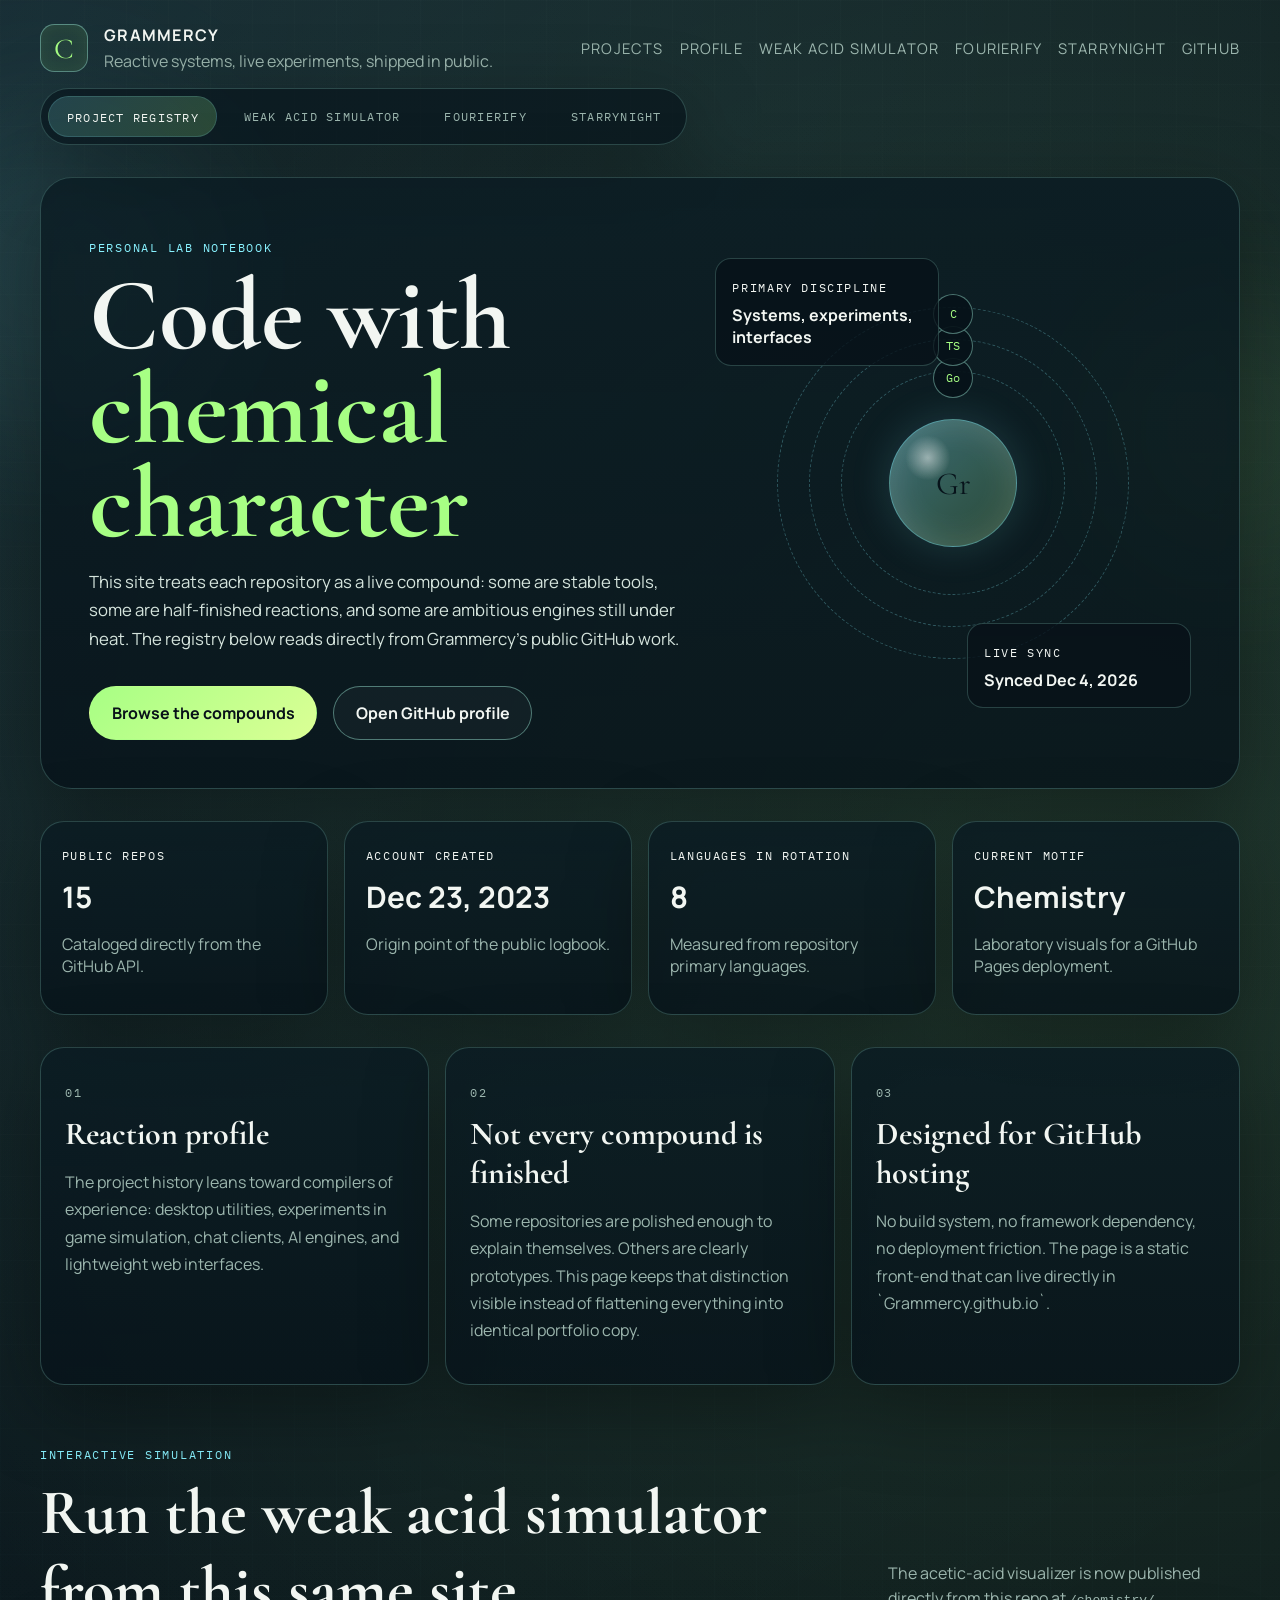
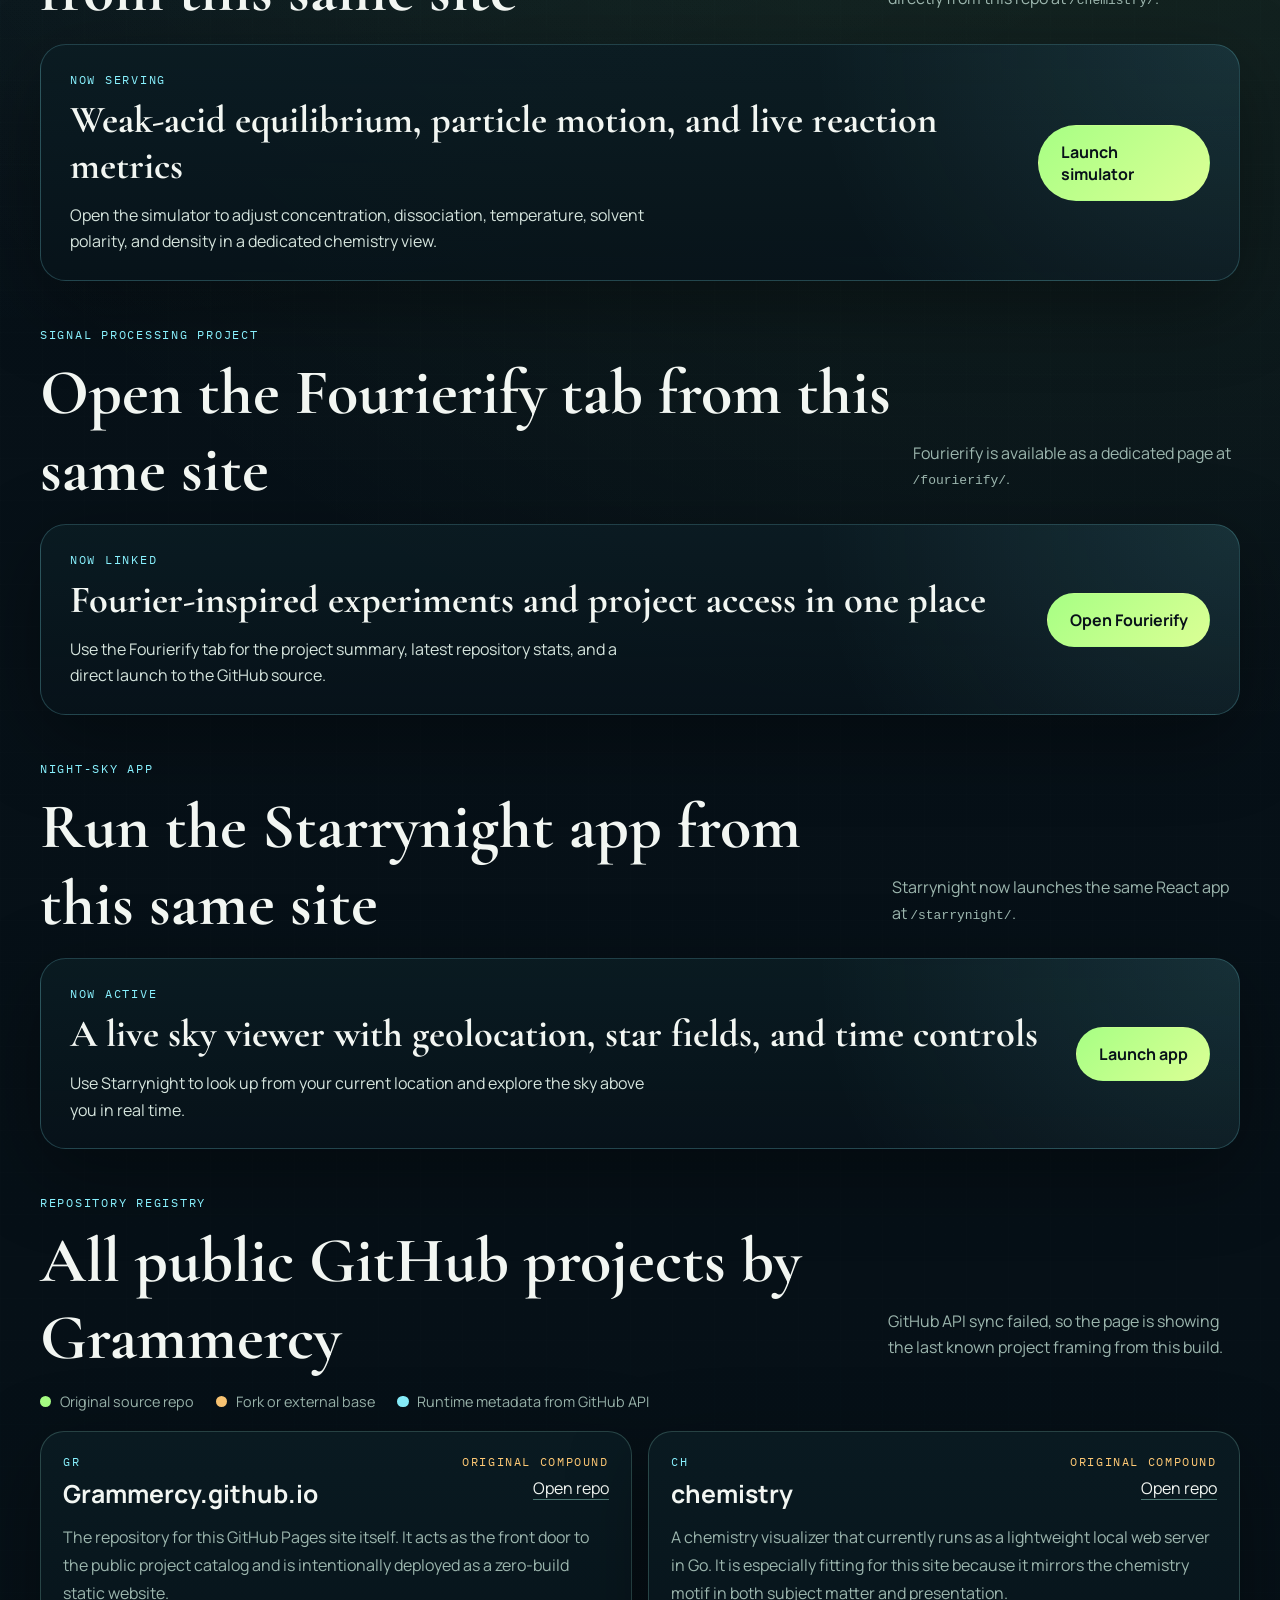
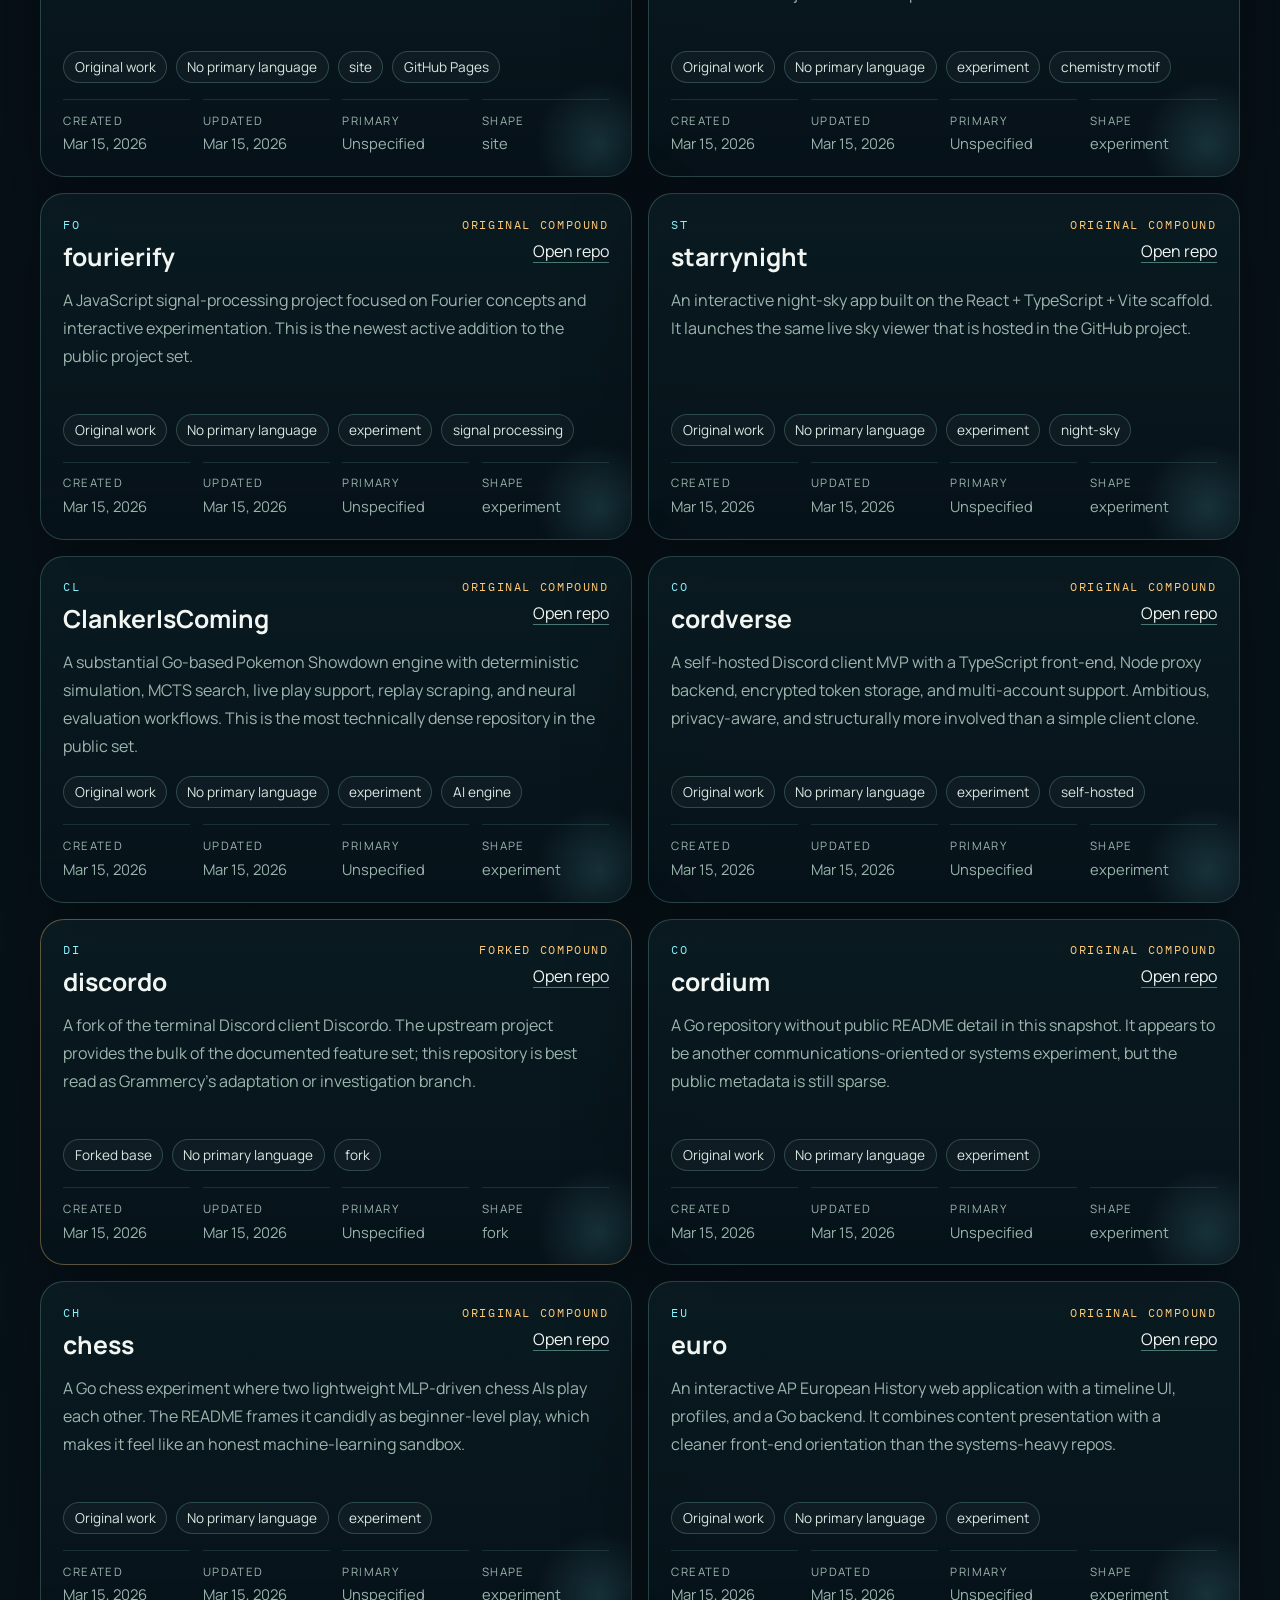
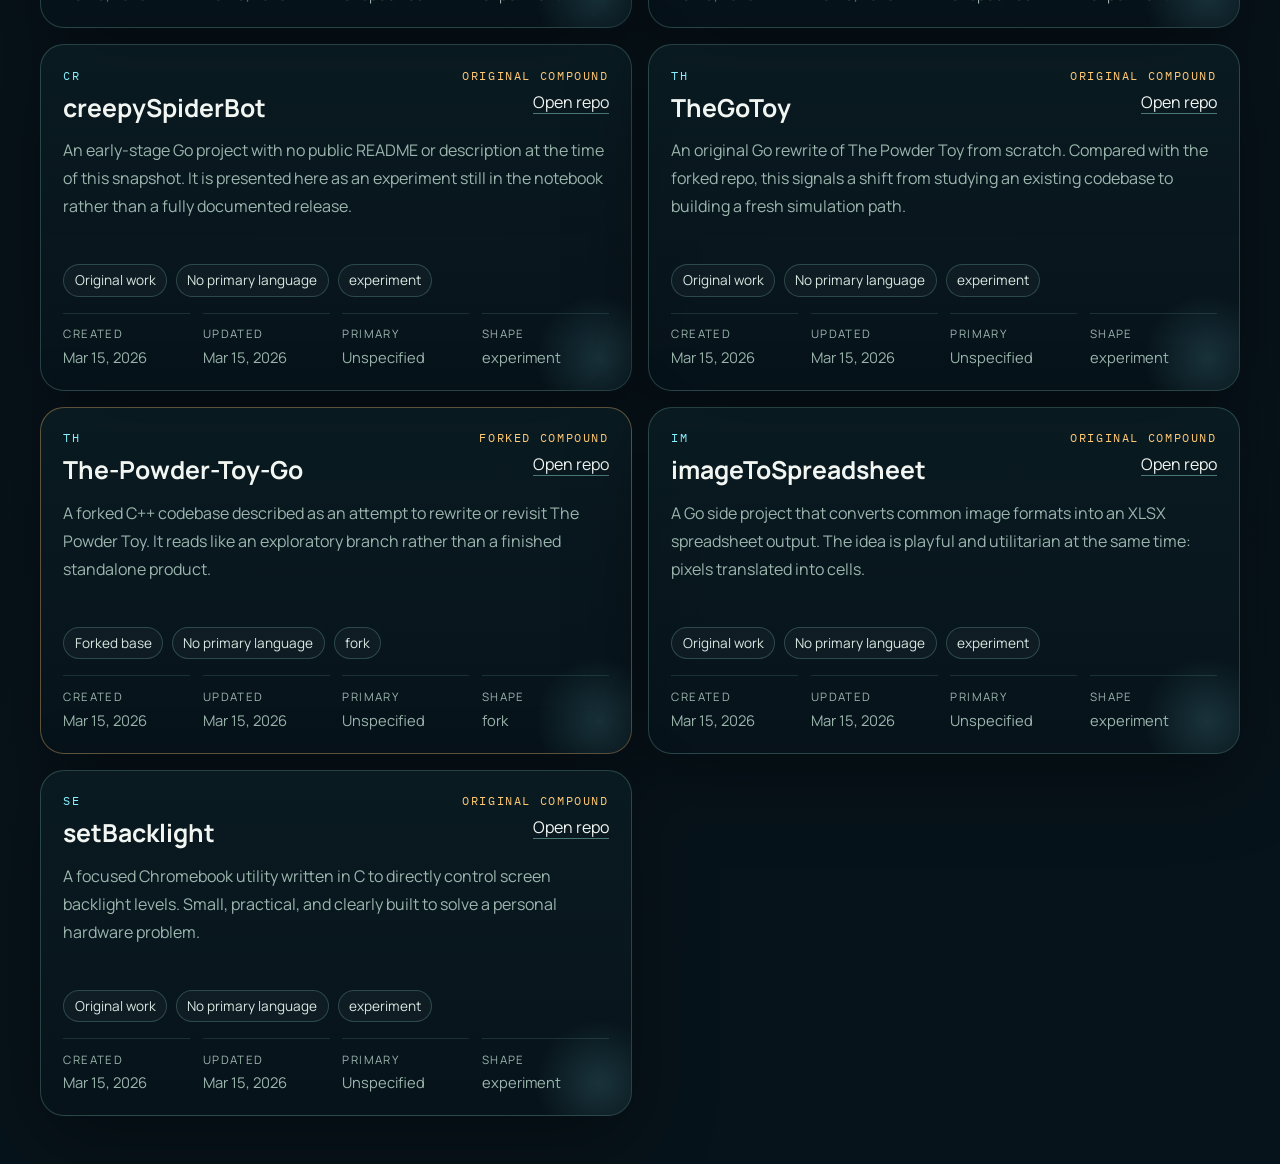
<file: index.html>
<!DOCTYPE html>
<html lang="en">
  <head>
    <meta charset="UTF-8" />
    <meta name="viewport" content="width=device-width, initial-scale=1.0" />
    <title>Grammercy | Reactive Systems</title>
    <meta
      name="description"
      content="A chemistry-inflected personal site for Grammercy, featuring a live catalog of public GitHub projects and featured project pages."
    />
    <link rel="preconnect" href="https://fonts.googleapis.com" />
    <link rel="preconnect" href="https://fonts.gstatic.com" crossorigin />
    <link
      href="https://fonts.googleapis.com/css2?family=Cormorant+Garamond:wght@500;600;700&family=IBM+Plex+Mono:wght@400;500;600&family=Manrope:wght@400;500;600;700;800&display=swap"
      rel="stylesheet"
    />
    <link rel="stylesheet" href="./styles.css" />
  </head>
  <body>
    <div class="page-shell" data-transition-shell>
      <div class="ambient ambient-a"></div>
      <div class="ambient ambient-b"></div>
      <div class="grid-overlay"></div>

      <header class="hero">
        <nav class="topbar" aria-label="Primary">
          <a class="brand" href="#top">
            <span class="brand-mark">C</span>
            <span class="brand-copy">
              <strong>Grammercy</strong>
              <span>Reactive systems, live experiments, shipped in public.</span>
            </span>
          </a>
          <div class="nav-links">
            <a href="#projects">Projects</a>
            <a href="#profile">Profile</a>
            <a href="./chemistry/">Weak Acid Simulator</a>
            <a href="./fourierify/">Fourierify</a>
            <a href="./starrynight/">Starrynight</a>
            <a href="https://github.com/Grammercy" target="_blank" rel="noreferrer">GitHub</a>
          </div>
        </nav>

        <div class="site-tabs" role="tablist" aria-label="Site sections">
          <a class="site-tab is-active" href="./" aria-current="page">Project Registry</a>
          <a class="site-tab" href="./chemistry/">Weak Acid Simulator</a>
          <a class="site-tab" href="./fourierify/">Fourierify</a>
          <a class="site-tab" href="./starrynight/">Starrynight</a>
        </div>

        <section class="hero-panel" id="top">
          <div class="hero-copy">
            <p class="eyebrow">Personal Lab Notebook</p>
            <h1>
              Code with
              <span>chemical character</span>
            </h1>
            <p class="lede">
              This site treats each repository as a live compound: some are stable tools,
              some are half-finished reactions, and some are ambitious engines still under
              heat. The registry below reads directly from Grammercy’s public GitHub work.
            </p>
            <div class="hero-actions">
              <a class="button button-primary" href="#projects">Browse the compounds</a>
              <a
                class="button button-secondary"
                href="https://github.com/Grammercy"
                target="_blank"
                rel="noreferrer"
              >
                Open GitHub profile
              </a>
            </div>
          </div>

          <div class="hero-visual" aria-hidden="true">
            <div class="atom atom-core">Gr</div>
            <div class="orbit orbit-one"><span>Go</span></div>
            <div class="orbit orbit-two"><span>TS</span></div>
            <div class="orbit orbit-three"><span>C</span></div>
            <div class="float-card fc-one">
              <span class="float-label">Primary discipline</span>
              <strong>Systems, experiments, interfaces</strong>
            </div>
            <div class="float-card fc-two">
              <span class="float-label">Live sync</span>
              <strong id="sync-stamp">Querying GitHub…</strong>
            </div>
          </div>
        </section>
      </header>

      <main>
        <section class="metrics" id="profile" aria-label="Profile metrics">
          <article class="metric-card">
            <span class="metric-kicker">Public repos</span>
            <strong id="repo-count">--</strong>
            <p>Cataloged directly from the GitHub API.</p>
          </article>
          <article class="metric-card">
            <span class="metric-kicker">Account created</span>
            <strong id="created-at">--</strong>
            <p>Origin point of the public logbook.</p>
          </article>
          <article class="metric-card">
            <span class="metric-kicker">Languages in rotation</span>
            <strong id="language-count">--</strong>
            <p>Measured from repository primary languages.</p>
          </article>
          <article class="metric-card">
            <span class="metric-kicker">Current motif</span>
            <strong>Chemistry</strong>
            <p>Laboratory visuals for a GitHub Pages deployment.</p>
          </article>
        </section>

        <section class="story-grid" aria-label="Focus areas">
          <article class="story-card">
            <p class="story-index">01</p>
            <h2>Reaction profile</h2>
            <p>
              The project history leans toward compilers of experience: desktop utilities,
              experiments in game simulation, chat clients, AI engines, and lightweight web
              interfaces.
            </p>
          </article>
          <article class="story-card">
            <p class="story-index">02</p>
            <h2>Not every compound is finished</h2>
            <p>
              Some repositories are polished enough to explain themselves. Others are clearly
              prototypes. This page keeps that distinction visible instead of flattening
              everything into identical portfolio copy.
            </p>
          </article>
          <article class="story-card">
            <p class="story-index">03</p>
            <h2>Designed for GitHub hosting</h2>
            <p>
              No build system, no framework dependency, no deployment friction. The page is a
              static front-end that can live directly in `Grammercy.github.io`.
            </p>
          </article>
        </section>

        <section class="simulator-promo" aria-label="Weak acid simulator">
          <div class="section-heading">
            <div>
              <p class="eyebrow">Interactive Simulation</p>
              <h2>Run the weak acid simulator from this same site</h2>
            </div>
            <p class="section-note">
              The acetic-acid visualizer is now published directly from this repo at
              <code>/chemistry/</code>.
            </p>
          </div>

          <article class="simulator-card">
            <div>
              <p class="simulator-kicker">Now serving</p>
              <h3>Weak-acid equilibrium, particle motion, and live reaction metrics</h3>
              <p>
                Open the simulator to adjust concentration, dissociation, temperature,
                solvent polarity, and density in a dedicated chemistry view.
              </p>
            </div>
            <a class="button button-primary" href="./chemistry/">Launch simulator</a>
          </article>
        </section>

        <section class="simulator-promo" aria-label="Fourierify project">
          <div class="section-heading">
            <div>
              <p class="eyebrow">Signal Processing Project</p>
              <h2>Open the Fourierify tab from this same site</h2>
            </div>
            <p class="section-note">
              Fourierify is available as a dedicated page at
              <code>/fourierify/</code>.
            </p>
          </div>

          <article class="simulator-card">
            <div>
              <p class="simulator-kicker">Now linked</p>
              <h3>Fourier-inspired experiments and project access in one place</h3>
              <p>
                Use the Fourierify tab for the project summary, latest repository
                stats, and a direct launch to the GitHub source.
              </p>
            </div>
            <a class="button button-primary" href="./fourierify/">Open Fourierify</a>
          </article>
        </section>

        <section class="simulator-promo" aria-label="Starrynight project">
          <div class="section-heading">
            <div>
              <p class="eyebrow">Night-sky App</p>
              <h2>Run the Starrynight app from this same site</h2>
            </div>
            <p class="section-note">
              Starrynight now launches the same React app at <code>/starrynight/</code>.
            </p>
          </div>

          <article class="simulator-card">
            <div>
              <p class="simulator-kicker">Now active</p>
              <h3>A live sky viewer with geolocation, star fields, and time controls</h3>
              <p>
                Use Starrynight to look up from your current location and explore the sky
                above you in real time.
              </p>
            </div>
            <a class="button button-primary" href="./starrynight/">Launch app</a>
          </article>
        </section>

        <section class="projects-section" id="projects">
          <div class="section-heading">
            <div>
              <p class="eyebrow">Repository Registry</p>
              <h2>All public GitHub projects by Grammercy</h2>
            </div>
            <p class="section-note" id="registry-note">
              Loading repository data from GitHub.
            </p>
          </div>

          <div class="legend" aria-label="Legend">
            <span><i class="dot dot-source"></i> Original source repo</span>
            <span><i class="dot dot-fork"></i> Fork or external base</span>
            <span><i class="dot dot-live"></i> Runtime metadata from GitHub API</span>
          </div>

          <div id="projects-grid" class="projects-grid" aria-live="polite">
            <article class="project-card loading-card">
              <p>Preparing the registry…</p>
            </article>
          </div>
        </section>
      </main>
    </div>

    <template id="project-card-template">
      <article class="project-card">
        <div class="project-topline">
          <span class="project-formula"></span>
          <span class="project-state"></span>
        </div>
        <div class="project-heading">
          <h3></h3>
          <a class="project-link" target="_blank" rel="noreferrer">Open repo</a>
        </div>
        <p class="project-description"></p>
        <div class="project-tags"></div>
        <dl class="project-meta">
          <div>
            <dt>Created</dt>
            <dd class="meta-created"></dd>
          </div>
          <div>
            <dt>Updated</dt>
            <dd class="meta-updated"></dd>
          </div>
          <div>
            <dt>Primary</dt>
            <dd class="meta-language"></dd>
          </div>
          <div>
            <dt>Shape</dt>
            <dd class="meta-kind"></dd>
          </div>
        </dl>
      </article>
    </template>

    <script src="./page-transition.js"></script>
    <script src="./script.js"></script>
  </body>
</html>
</file>
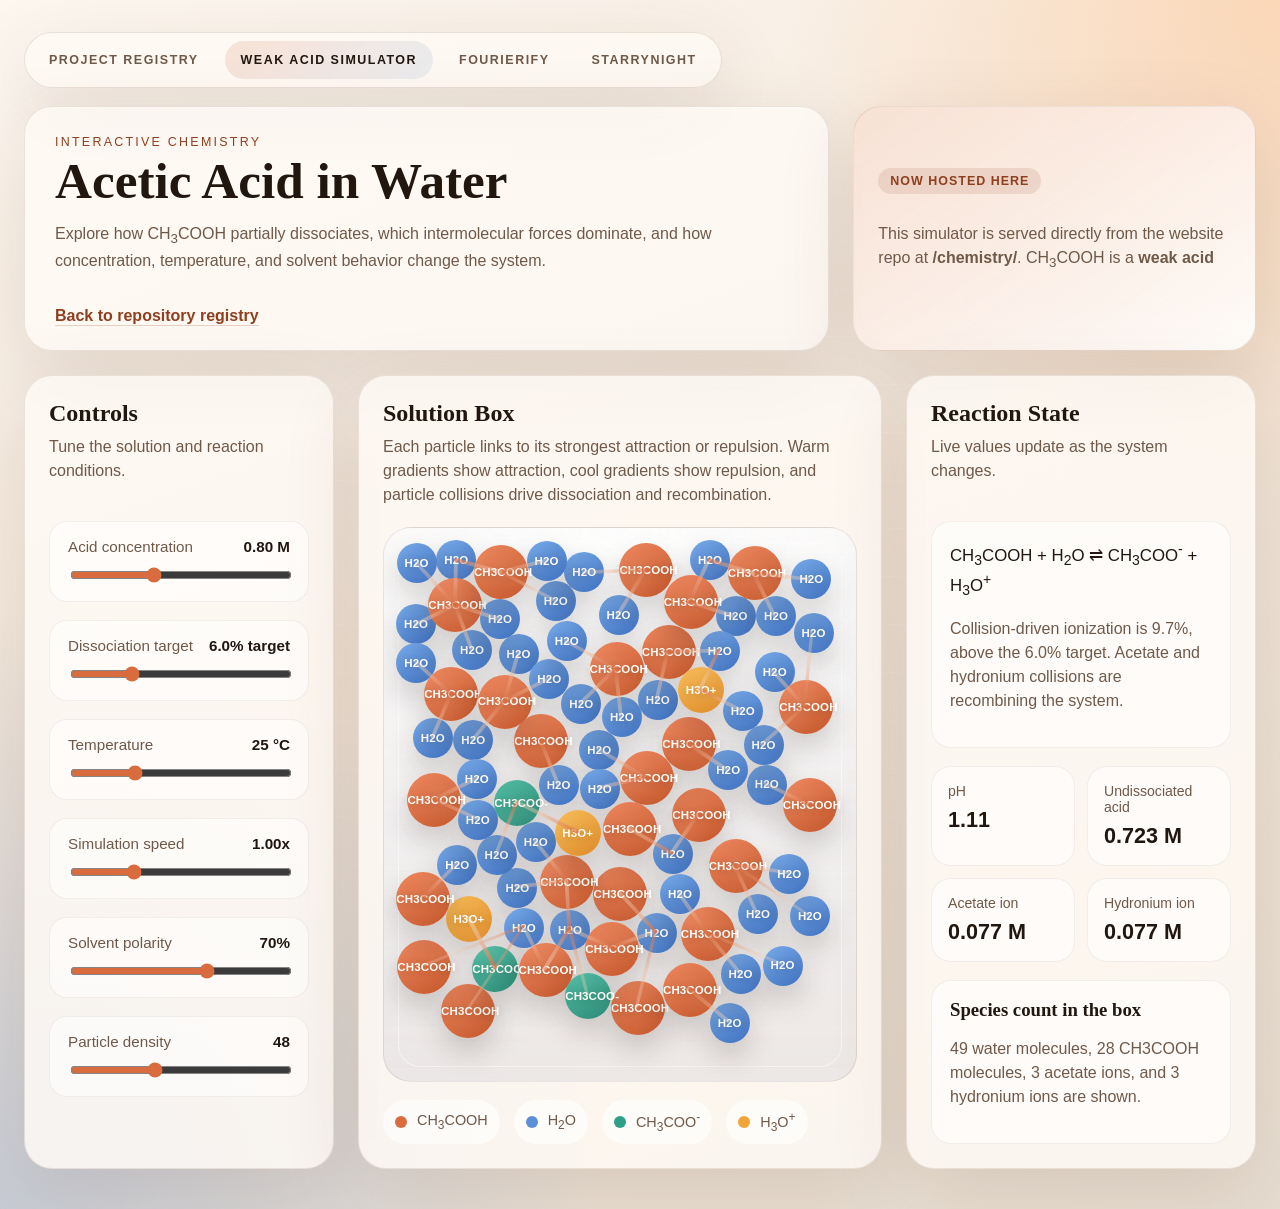
<file: chemistry/index.html>
<!DOCTYPE html>
<html lang="en">
  <head>
    <meta charset="UTF-8" />
    <meta name="viewport" content="width=device-width, initial-scale=1.0" />
    <title>Grammercy Weak Acid Simulator</title>
    <meta
      name="description"
      content="Interactive weak acid simulator for acetic acid served from the Grammercy site."
    />
    <link rel="stylesheet" href="./styles.css" />
  </head>
  <body>
    <div class="app-shell" data-transition-shell>
      <nav class="site-tabs" aria-label="Site sections">
        <a class="site-tab" href="../">Project Registry</a>
        <a class="site-tab is-active" href="./" aria-current="page">Weak Acid Simulator</a>
        <a class="site-tab" href="../fourierify/">Fourierify</a>
        <a class="site-tab" href="../starrynight/">Starrynight</a>
      </nav>

      <header class="hero">
        <div class="hero-copy">
          <p class="eyebrow">Interactive Chemistry</p>
          <h1>Acetic Acid in Water</h1>
          <p class="lede">
            Explore how CH<sub>3</sub>COOH partially dissociates, which
            intermolecular forces dominate, and how concentration, temperature,
            and solvent behavior change the system.
          </p>
          <a class="hero-link" href="../#projects">Back to repository registry</a>
        </div>
        <div class="hero-note">
          <span class="note-label">Now hosted here</span>
          <p>
            This simulator is served directly from the website repo at
            <strong>/chemistry/</strong>. CH<sub>3</sub>COOH is a
            <strong>weak acid</strong>
          </p>
        </div>
      </header>

      <main class="dashboard">
        <section class="panel controls">
          <div class="panel-heading">
            <h2>Controls</h2>
            <p>Tune the solution and reaction conditions.</p>
          </div>

          <label class="control">
            <span class="control-top">
              <span>Acid concentration</span>
              <strong id="concentration-value">0.80 M</strong>
            </span>
            <input
              id="concentration"
              type="range"
              min="0.1"
              max="2.0"
              step="0.05"
              value="0.8"
            />
          </label>

          <label class="control">
            <span class="control-top">
              <span>Dissociation target</span>
              <strong id="dissociation-value">6.0% target</strong>
            </span>
            <input
              id="dissociation"
              type="range"
              min="1"
              max="20"
              step="0.5"
              value="6"
            />
          </label>

          <label class="control">
            <span class="control-top">
              <span>Temperature</span>
              <strong id="temperature-value">25 °C</strong>
            </span>
            <input
              id="temperature"
              type="range"
              min="0"
              max="90"
              step="1"
              value="25"
            />
          </label>

          <label class="control">
            <span class="control-top">
              <span>Simulation speed</span>
              <strong id="speed-value">1.0x</strong>
            </span>
            <input
              id="speed"
              type="range"
              min="0.25"
              max="3"
              step="0.05"
              value="1"
            />
          </label>

          <label class="control">
            <span class="control-top">
              <span>Solvent polarity</span>
              <strong id="polarity-value">70%</strong>
            </span>
            <input
              id="polarity"
              type="range"
              min="20"
              max="100"
              step="1"
              value="70"
            />
          </label>

          <label class="control">
            <span class="control-top">
              <span>Particle density</span>
              <strong id="density-value">48</strong>
            </span>
            <input
              id="density"
              type="range"
              min="24"
              max="88"
              step="1"
              value="48"
            />
          </label>
        </section>

        <section class="panel stage-panel">
          <div class="panel-heading">
            <h2>Solution Box</h2>
            <p>
              Each particle links to its strongest attraction or repulsion.
              Warm gradients show attraction, cool gradients show repulsion,
              and particle collisions drive dissociation and recombination.
            </p>
          </div>

          <div class="reaction-stage">
            <svg
              id="force-overlay"
              class="force-overlay"
              viewBox="0 0 800 520"
              preserveAspectRatio="none"
              aria-hidden="true"
            ></svg>
            <div id="particle-layer" class="particle-layer"></div>
          </div>

          <div class="legend">
            <div class="legend-item">
              <span class="swatch acid"></span>
              <span>CH<sub>3</sub>COOH</span>
            </div>
            <div class="legend-item">
              <span class="swatch water"></span>
              <span>H<sub>2</sub>O</span>
            </div>
            <div class="legend-item">
              <span class="swatch acetate"></span>
              <span>CH<sub>3</sub>COO<sup>-</sup></span>
            </div>
            <div class="legend-item">
              <span class="swatch hydronium"></span>
              <span>H<sub>3</sub>O<sup>+</sup></span>
            </div>
          </div>
        </section>

        <section class="panel metrics">
          <div class="panel-heading">
            <h2>Reaction State</h2>
            <p>Live values update as the system changes.</p>
          </div>

          <div class="equation-card">
            <p class="equation">
              CH<sub>3</sub>COOH + H<sub>2</sub>O ⇌ CH<sub>3</sub>COO<sup>-</sup> + H<sub>3</sub>O<sup>+</sup>
            </p>
            <p id="equilibrium-caption" class="equilibrium-caption">
              Partial dissociation keeps the equilibrium left-favored.
            </p>
          </div>

          <div class="metric-grid">
            <article class="metric-card">
              <span class="metric-label">pH</span>
              <strong id="ph-value">2.32</strong>
            </article>
            <article class="metric-card">
              <span class="metric-label">Undissociated acid</span>
              <strong id="acid-remaining">0.752 M</strong>
            </article>
            <article class="metric-card">
              <span class="metric-label">Acetate ion</span>
              <strong id="acetate-value">0.048 M</strong>
            </article>
            <article class="metric-card">
              <span class="metric-label">Hydronium ion</span>
              <strong id="hydronium-value">0.048 M</strong>
            </article>
          </div>

          <div class="species-breakdown">
            <h3>Species count in the box</h3>
            <p id="species-counts">
              45 water molecules, 3 acetate ions, 3 hydronium ions, 45 neutral
              acetic acid molecules.
            </p>
          </div>
        </section>
      </main>
    </div>

    <script src="../page-transition.js"></script>
    <script src="./app.js"></script>
  </body>
</html>
</file>
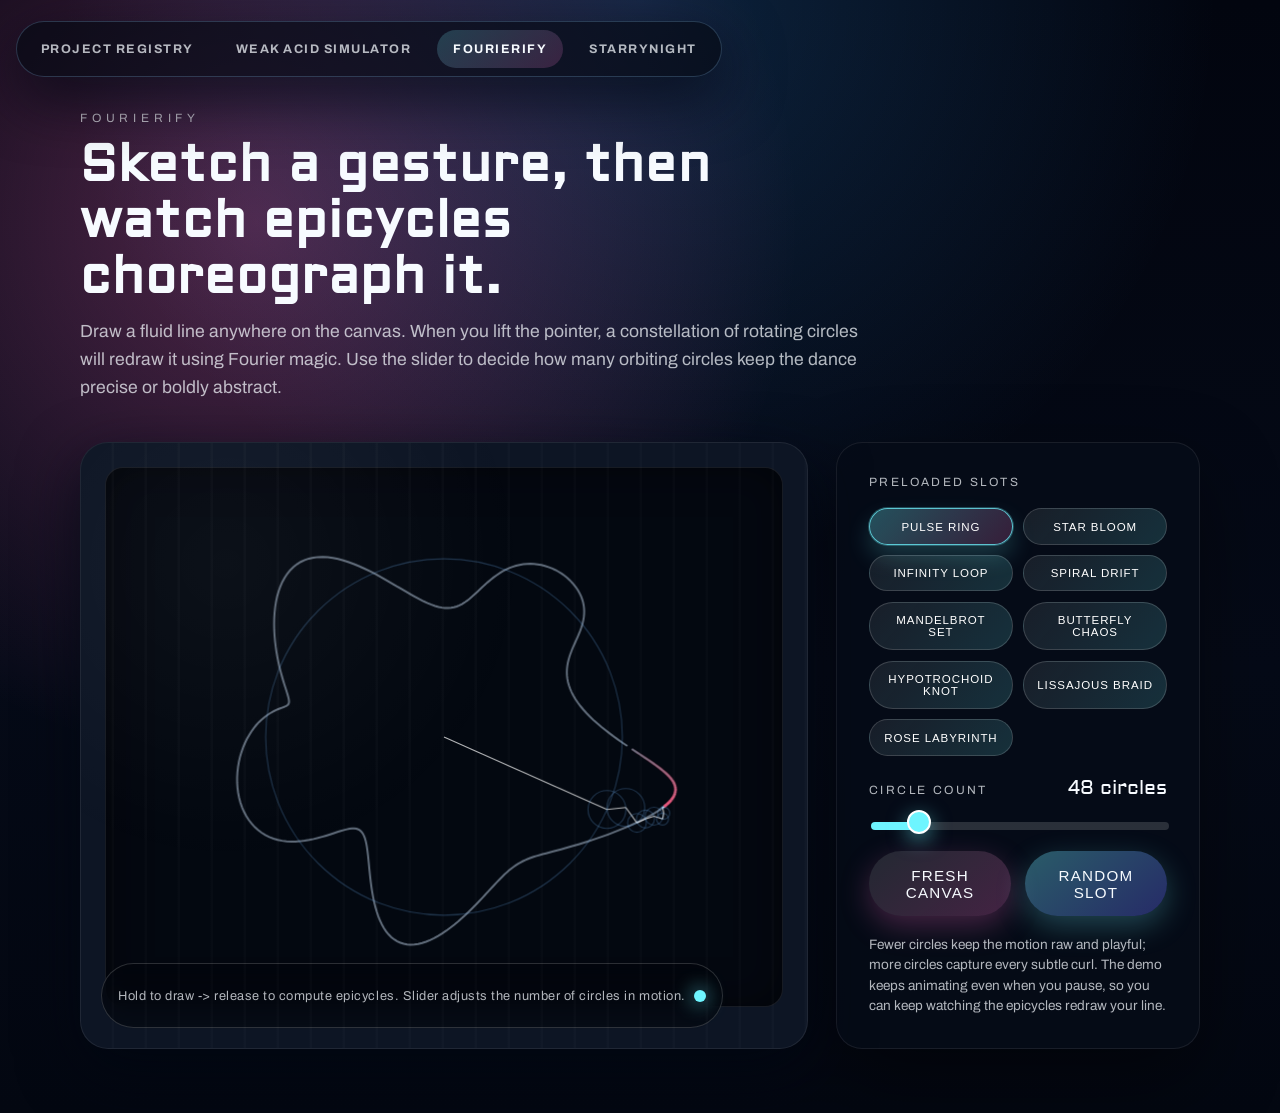
<file: fourierify/index.html>
<!DOCTYPE html>
<html lang="en">
  <head>
    <meta charset="UTF-8" />
    <meta name="viewport" content="width=device-width, initial-scale=1" />
    <meta
      name="description"
      content="Draw by hand and watch a Fourier epicycle reconstruction reanimate your stroke count with slick neon controls."
    />
    <title>Fourierify — Epicycle Sketch Lab</title>
    <link rel="stylesheet" href="styles.css" />
  </head>
  <body>
    <div class="app-shell" data-transition-shell>
      <nav class="site-tabs" aria-label="Site sections">
        <a class="site-tab" href="../">Project Registry</a>
        <a class="site-tab" href="../chemistry/">Weak Acid Simulator</a>
        <a class="site-tab is-active" href="./" aria-current="page">Fourierify</a>
        <a class="site-tab" href="../starrynight/">Starrynight</a>
      </nav>

      <div class="scene">
        <header class="hero">
          <p class="eyebrow">Fourierify</p>
          <h1>Sketch a gesture, then watch epicycles choreograph it.</h1>
          <p class="lede">
            Draw a fluid line anywhere on the canvas. When you lift the pointer, a constellation of rotating circles
            will redraw it using Fourier magic. Use the slider to decide how many orbiting circles keep the dance precise
            or boldly abstract.
          </p>
        </header>

        <main class="workspace">
          <section class="canvas-shell">
            <canvas id="draw"></canvas>
            <div class="canvas-overlay">
              <p>Hold to draw -> release to compute epicycles. Slider adjusts the number of circles in motion.</p>
              <span class="pulse"></span>
            </div>
          </section>

          <section class="control-card">
            <div class="control-row">
              <label>Preloaded slots</label>
            </div>
            <div class="preset-grid">
              <button type="button" class="preset-slot" data-preset="pulse">Pulse ring</button>
              <button type="button" class="preset-slot" data-preset="star">Star bloom</button>
              <button type="button" class="preset-slot" data-preset="infinity">Infinity loop</button>
              <button type="button" class="preset-slot" data-preset="spiral">Spiral drift</button>
              <button type="button" class="preset-slot" data-preset="mandelbrot">Mandelbrot set</button>
              <button type="button" class="preset-slot" data-preset="butterfly">Butterfly chaos</button>
              <button type="button" class="preset-slot" data-preset="hypotrochoid">Hypotrochoid knot</button>
              <button type="button" class="preset-slot" data-preset="lissajous">Lissajous braid</button>
              <button type="button" class="preset-slot" data-preset="rose">Rose labyrinth</button>
            </div>

            <div class="control-row">
              <label for="termSlider">Circle count</label>
              <div class="slider-meta">
                <span id="termValue">48</span>
                <span>circles</span>
              </div>
            </div>
            <input type="range" id="termSlider" min="1" max="120" value="48" />

            <div class="buttons">
              <button type="button" id="reset">Fresh canvas</button>
              <button type="button" id="randomize">Random slot</button>
            </div>

            <p class="hint">
              Fewer circles keep the motion raw and playful; more circles capture every subtle curl. The demo keeps animating
              even when you pause, so you can keep watching the epicycles redraw your line.
            </p>
          </section>
        </main>
      </div>
    </div>

    <script src="../page-transition.js"></script>
    <script type="module" src="app.js"></script>
  </body>
</html>
</file>
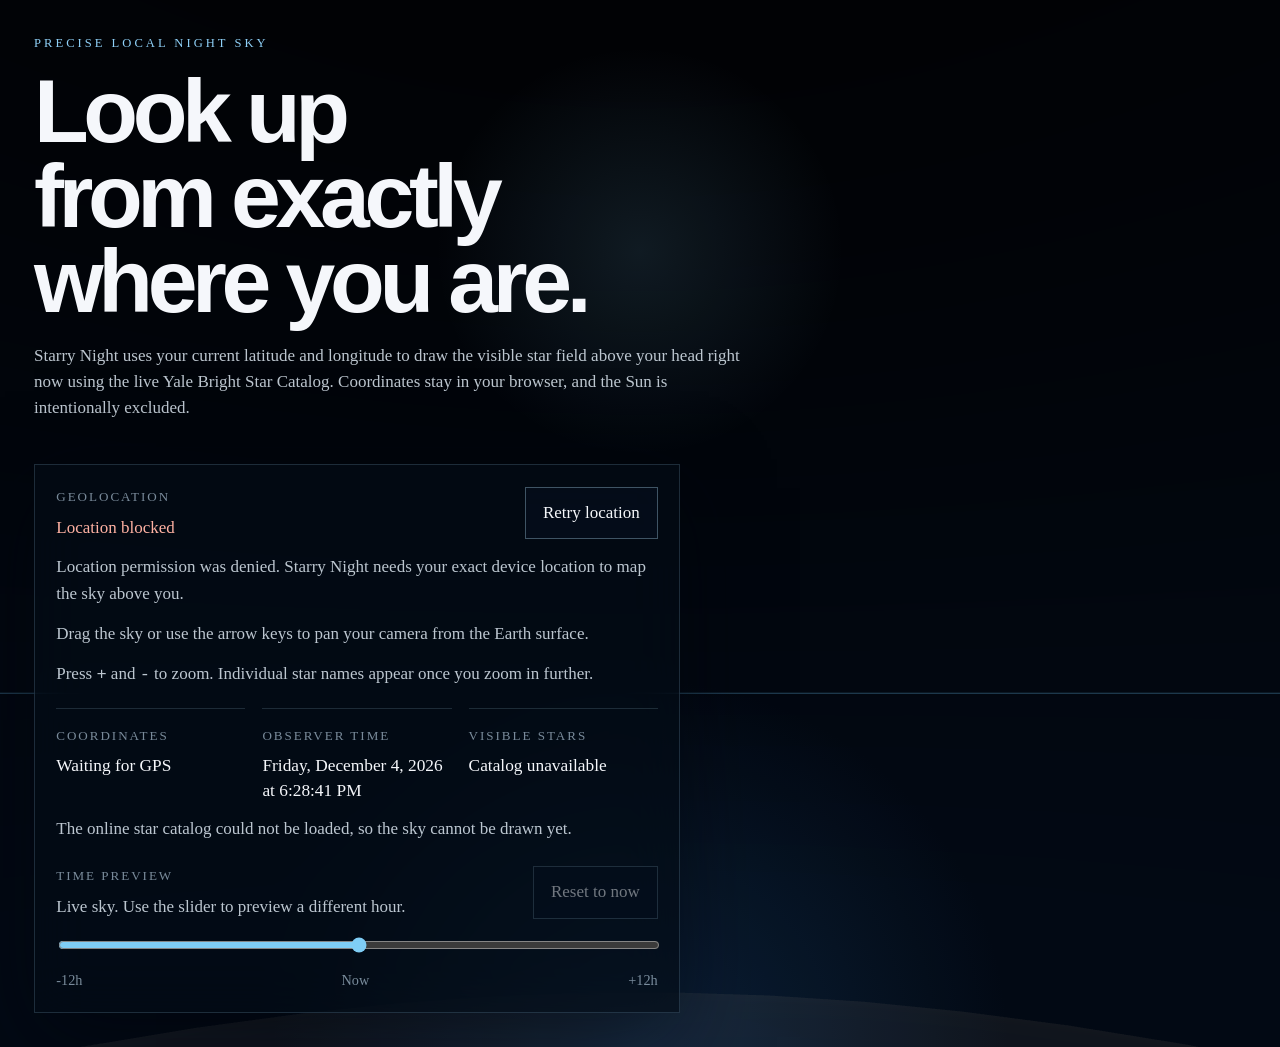
<file: starrynight/index.html>
<!doctype html>
<html lang="en">
  <head>
    <meta charset="UTF-8" />
    <link rel="icon" type="image/svg+xml" href="./favicon.svg" />
    <meta name="viewport" content="width=device-width, initial-scale=1.0" />
    <title>starrynight</title>
    <script type="module" crossorigin src="./assets/index-BNUPUvwZ.js"></script>
    <link rel="stylesheet" crossorigin href="./assets/index-CG-luxI2.css">
  </head>
  <body>
    <div id="root"></div>
  </body>
</html>
</file>
<file: styles.css>
:root {
  --bg: #07131a;
  --bg-soft: rgba(10, 28, 36, 0.86);
  --panel: rgba(7, 19, 26, 0.78);
  --panel-strong: rgba(11, 28, 35, 0.94);
  --line: rgba(144, 216, 199, 0.24);
  --line-strong: rgba(144, 216, 199, 0.5);
  --text: #f2f6f2;
  --muted: #9cb6ae;
  --acid: #a7ff84;
  --cyan: #89f2ff;
  --amber: #ffc975;
  --rose: #ff9d9d;
  --shadow: 0 24px 80px rgba(0, 0, 0, 0.36);
}

*,
*::before,
*::after {
  box-sizing: border-box;
}

html {
  scroll-behavior: smooth;
}

body {
  margin: 0;
  min-height: 100vh;
  overflow-x: hidden;
  background:
    radial-gradient(circle at top left, rgba(137, 242, 255, 0.12), transparent 32%),
    radial-gradient(circle at 85% 15%, rgba(167, 255, 132, 0.14), transparent 28%),
    linear-gradient(180deg, #081219 0%, #061017 48%, #07131a 100%);
  color: var(--text);
  font-family: "Manrope", sans-serif;
}

a {
  color: inherit;
  text-decoration: none;
}

.page-shell {
  position: relative;
  overflow: hidden;
}

[data-transition-shell] {
  will-change: transform, opacity, filter;
}

body.is-entering-from-chemistry [data-transition-shell],
body.is-entering-backward [data-transition-shell],
body.is-entering-from-home [data-transition-shell],
body.is-entering-forward [data-transition-shell],
body.is-entering-zoom [data-transition-shell] {
  animation: page-zoom-in 420ms cubic-bezier(0.22, 1, 0.36, 1) both;
}

body.is-leaving-to-chemistry [data-transition-shell],
body.is-leaving-forward [data-transition-shell],
body.is-leaving-to-home [data-transition-shell],
body.is-leaving-backward [data-transition-shell],
body.is-leaving-zoom [data-transition-shell] {
  animation: page-zoom-out 320ms cubic-bezier(0.55, 0, 0.7, 1) both;
  pointer-events: none;
}

.ambient {
  position: fixed;
  inset: auto;
  border-radius: 999px;
  filter: blur(80px);
  pointer-events: none;
  opacity: 0.5;
}

.ambient-a {
  top: 6rem;
  left: -8rem;
  width: 22rem;
  height: 22rem;
  background: rgba(137, 242, 255, 0.18);
}

.ambient-b {
  top: 18rem;
  right: -6rem;
  width: 18rem;
  height: 18rem;
  background: rgba(167, 255, 132, 0.16);
}

.grid-overlay {
  position: fixed;
  inset: 0;
  background-image:
    linear-gradient(rgba(156, 182, 174, 0.06) 1px, transparent 1px),
    linear-gradient(90deg, rgba(156, 182, 174, 0.06) 1px, transparent 1px);
  background-size: 42px 42px;
  mask-image: linear-gradient(180deg, rgba(0, 0, 0, 0.35), transparent 95%);
  pointer-events: none;
}

.hero,
main {
  width: min(1200px, calc(100% - 2rem));
  margin: 0 auto;
  position: relative;
  z-index: 1;
}

.topbar {
  display: flex;
  justify-content: space-between;
  align-items: center;
  gap: 1rem;
  padding: 1.5rem 0 1rem;
}

.site-tabs {
  display: inline-flex;
  gap: 0.55rem;
  margin: 0 0 1rem;
  padding: 0.45rem;
  border-radius: 999px;
  border: 1px solid var(--line);
  background: rgba(7, 19, 26, 0.66);
  box-shadow: var(--shadow);
}

.site-tab {
  padding: 0.72rem 1.1rem;
  border-radius: 999px;
  font-family: "IBM Plex Mono", monospace;
  font-size: 0.78rem;
  letter-spacing: 0.1em;
  text-transform: uppercase;
  color: var(--muted);
  transition: background 160ms ease, color 160ms ease, transform 160ms ease;
}

.site-tab:hover,
.site-tab:focus-visible {
  color: var(--text);
  transform: translateY(-1px);
}

.site-tab.is-active {
  background: linear-gradient(135deg, rgba(137, 242, 255, 0.18), rgba(167, 255, 132, 0.2));
  color: var(--text);
  border: 1px solid rgba(137, 242, 255, 0.16);
}

.brand {
  display: inline-flex;
  align-items: center;
  gap: 1rem;
}

.brand-mark {
  width: 3rem;
  height: 3rem;
  border: 1px solid var(--line-strong);
  border-radius: 0.9rem;
  display: grid;
  place-items: center;
  font-family: "Cormorant Garamond", serif;
  font-size: 1.8rem;
  color: var(--acid);
  background: rgba(167, 255, 132, 0.08);
  box-shadow: inset 0 0 18px rgba(167, 255, 132, 0.06);
}

.brand-copy {
  display: grid;
  gap: 0.2rem;
}

.brand-copy strong {
  font-size: 1rem;
  letter-spacing: 0.08em;
  text-transform: uppercase;
}

.brand-copy span:last-child,
.nav-links a,
.metric-card p,
.story-card p,
.section-note,
.legend,
.project-description,
.project-meta dt,
.project-meta dd {
  color: var(--muted);
}

.nav-links {
  display: flex;
  gap: 1rem;
  flex-wrap: wrap;
}

.nav-links a {
  font-size: 0.92rem;
  letter-spacing: 0.08em;
  text-transform: uppercase;
}

.hero-panel,
.metric-card,
.story-card,
.project-card {
  border: 1px solid var(--line);
  background: linear-gradient(180deg, rgba(11, 28, 35, 0.86), rgba(7, 19, 26, 0.82));
  box-shadow: var(--shadow);
  backdrop-filter: blur(18px);
}

.hero-panel {
  display: grid;
  grid-template-columns: 1.25fr 1fr;
  gap: 2rem;
  padding: 3rem;
  border-radius: 2rem;
  margin: 1rem 0 2rem;
}

.eyebrow,
.metric-kicker,
.story-index,
.project-state,
.project-formula,
.float-label {
  font-family: "IBM Plex Mono", monospace;
  letter-spacing: 0.14em;
  text-transform: uppercase;
}

.eyebrow {
  color: var(--cyan);
  font-size: 0.78rem;
}

.hero-copy h1,
.section-heading h2,
.story-card h2 {
  font-family: "Cormorant Garamond", serif;
}

.hero-copy h1 {
  font-size: clamp(3.6rem, 8vw, 6.5rem);
  line-height: 0.92;
  margin: 0.8rem 0 1.1rem;
  max-width: 10ch;
}

.hero-copy h1 span {
  color: var(--acid);
}

.lede {
  max-width: 62ch;
  font-size: 1.05rem;
  line-height: 1.7;
  color: #d5e4dd;
}

.hero-actions {
  display: flex;
  gap: 1rem;
  flex-wrap: wrap;
  margin-top: 2rem;
}

.button {
  padding: 0.95rem 1.35rem;
  border-radius: 999px;
  border: 1px solid transparent;
  font-weight: 700;
  transition: transform 160ms ease, border-color 160ms ease, background 160ms ease;
}

.button:hover,
.button:focus-visible {
  transform: translateY(-2px);
}

.button-primary {
  background: linear-gradient(135deg, var(--acid), #dbff95);
  color: #081119;
}

.button-secondary {
  border-color: var(--line-strong);
  background: rgba(255, 255, 255, 0.03);
}

.hero-visual {
  position: relative;
  min-height: 28rem;
  display: grid;
  place-items: center;
}

.atom-core,
.orbit,
.float-card {
  position: absolute;
}

.atom-core {
  width: 8rem;
  height: 8rem;
  border-radius: 50%;
  display: grid;
  place-items: center;
  background:
    radial-gradient(circle at 30% 30%, rgba(255, 255, 255, 0.5), transparent 18%),
    linear-gradient(135deg, rgba(137, 242, 255, 0.38), rgba(167, 255, 132, 0.2));
  border: 1px solid rgba(137, 242, 255, 0.38);
  font-size: 2rem;
  font-family: "Cormorant Garamond", serif;
  color: #07131a;
  box-shadow:
    0 0 40px rgba(137, 242, 255, 0.15),
    inset 0 0 35px rgba(255, 255, 255, 0.15);
}

.orbit {
  border: 1px dashed rgba(137, 242, 255, 0.28);
  border-radius: 50%;
  animation: spin 22s linear infinite;
}

.orbit span {
  position: absolute;
  top: -0.9rem;
  left: 50%;
  transform: translateX(-50%);
  width: 2.5rem;
  height: 2.5rem;
  display: grid;
  place-items: center;
  border-radius: 50%;
  background: rgba(7, 19, 26, 0.92);
  border: 1px solid var(--line-strong);
  color: var(--acid);
  font-family: "IBM Plex Mono", monospace;
  font-size: 0.75rem;
}

.orbit-one {
  width: 14rem;
  height: 14rem;
}

.orbit-two {
  width: 18rem;
  height: 18rem;
  animation-direction: reverse;
}

.orbit-three {
  width: 22rem;
  height: 22rem;
}

.float-card {
  width: 14rem;
  padding: 1rem;
  border-radius: 1rem;
  background: rgba(8, 18, 25, 0.8);
  border: 1px solid var(--line);
}

.float-card strong {
  display: block;
  margin-top: 0.4rem;
  line-height: 1.4;
}

.fc-one {
  left: 0;
  top: 2rem;
}

.fc-two {
  right: 0;
  bottom: 2rem;
}

.metrics,
.story-grid,
.projects-grid {
  display: grid;
  gap: 1rem;
}

.metrics {
  grid-template-columns: repeat(4, minmax(0, 1fr));
  margin: 1.5rem 0;
}

.metric-card,
.story-card,
.project-card {
  border-radius: 1.5rem;
}

.metric-card {
  padding: 1.3rem;
}

.metric-kicker,
.story-index,
.project-state,
.project-formula,
.float-label {
  font-size: 0.72rem;
}

.metric-card strong {
  display: block;
  margin: 0.7rem 0;
  font-size: 1.85rem;
  color: var(--text);
}

.story-grid {
  grid-template-columns: repeat(3, minmax(0, 1fr));
  margin: 2rem 0 3rem;
}

.simulator-promo {
  margin: 0 0 2rem;
}

.simulator-card {
  display: flex;
  align-items: center;
  justify-content: space-between;
  gap: 1.5rem;
  padding: 1.6rem 1.8rem;
  border-radius: 1.6rem;
  border: 1px solid rgba(137, 242, 255, 0.2);
  background:
    radial-gradient(circle at top right, rgba(137, 242, 255, 0.1), transparent 35%),
    linear-gradient(180deg, rgba(11, 28, 35, 0.88), rgba(7, 19, 26, 0.82));
  box-shadow: var(--shadow);
}

.simulator-kicker {
  margin: 0 0 0.65rem;
  font-family: "IBM Plex Mono", monospace;
  font-size: 0.78rem;
  letter-spacing: 0.14em;
  text-transform: uppercase;
  color: var(--cyan);
}

.simulator-card h3 {
  margin: 0;
  font-family: "Cormorant Garamond", serif;
  font-size: clamp(1.8rem, 3vw, 2.6rem);
}

.simulator-card p:last-child {
  margin: 0.8rem 0 0;
  max-width: 58ch;
  color: #d5e4dd;
  line-height: 1.65;
}

.story-card {
  padding: 1.5rem;
}

.story-card h2 {
  font-size: 2rem;
  margin: 0.5rem 0 0.8rem;
}

.story-card p {
  line-height: 1.7;
}

.section-heading {
  display: flex;
  justify-content: space-between;
  gap: 1rem;
  align-items: end;
  margin-bottom: 1rem;
}

.section-heading h2 {
  margin: 0.2rem 0 0;
  font-size: clamp(2.4rem, 5vw, 4rem);
}

.section-note {
  max-width: 22rem;
  line-height: 1.6;
}

.legend {
  display: flex;
  flex-wrap: wrap;
  gap: 1rem 1.4rem;
  font-size: 0.9rem;
  margin-bottom: 1.2rem;
}

.dot {
  display: inline-block;
  width: 0.7rem;
  height: 0.7rem;
  border-radius: 50%;
  margin-right: 0.35rem;
}

.dot-source {
  background: var(--acid);
}

.dot-fork {
  background: var(--amber);
}

.dot-live {
  background: var(--cyan);
}

.projects-grid {
  grid-template-columns: repeat(2, minmax(0, 1fr));
  margin-bottom: 3rem;
}

.project-card {
  padding: 1.4rem;
  position: relative;
  overflow: hidden;
}

.project-card::after {
  content: "";
  position: absolute;
  inset: auto -2rem -2rem auto;
  width: 8rem;
  height: 8rem;
  border-radius: 50%;
  background: radial-gradient(circle, rgba(137, 242, 255, 0.14), transparent 70%);
  pointer-events: none;
}

.project-topline,
.project-heading {
  display: flex;
  justify-content: space-between;
  gap: 1rem;
  align-items: center;
}

.project-formula {
  color: var(--cyan);
}

.project-state {
  color: var(--amber);
}

.project-heading {
  align-items: start;
  margin: 0.5rem 0 0.8rem;
}

.project-heading h3 {
  margin: 0;
  font-size: 1.55rem;
}

.project-link {
  border-bottom: 1px solid var(--line-strong);
  white-space: nowrap;
}

.project-description {
  line-height: 1.75;
  margin: 0 0 1rem;
  min-height: 7rem;
}

.project-tags {
  display: flex;
  flex-wrap: wrap;
  gap: 0.55rem;
  margin-bottom: 1rem;
}

.project-tags span {
  padding: 0.38rem 0.65rem;
  border-radius: 999px;
  border: 1px solid var(--line);
  background: rgba(255, 255, 255, 0.03);
  font-size: 0.85rem;
  color: #d7e9e2;
}

.project-meta {
  display: grid;
  grid-template-columns: repeat(4, minmax(0, 1fr));
  gap: 0.8rem;
  margin: 0;
}

.project-meta div {
  padding-top: 0.8rem;
  border-top: 1px solid rgba(144, 216, 199, 0.14);
}

.project-meta dt {
  font-size: 0.72rem;
  text-transform: uppercase;
  letter-spacing: 0.12em;
  margin-bottom: 0.35rem;
}

.project-meta dd {
  margin: 0;
  font-size: 0.92rem;
  line-height: 1.4;
}

.loading-card {
  display: grid;
  place-items: center;
  min-height: 15rem;
  text-align: center;
}

@keyframes spin {
  from {
    transform: rotate(0deg);
  }
  to {
    transform: rotate(360deg);
  }
}

@keyframes page-zoom-in {
  from {
    opacity: 0.2;
    transform: scale(0.94);
    filter: blur(8px);
  }
  to {
    opacity: 1;
    transform: scale(1);
    filter: blur(0);
  }
}

@keyframes page-zoom-out {
  from {
    opacity: 1;
    transform: scale(1);
    filter: blur(0);
  }
  to {
    opacity: 0.16;
    transform: scale(1.06);
    filter: blur(8px);
  }
}

@media (prefers-reduced-motion: reduce) {
  [data-transition-shell] {
    animation: none !important;
    transition: none !important;
  }
}

@media (max-width: 1080px) {
  .hero-panel,
  .metrics,
  .story-grid,
  .projects-grid {
    grid-template-columns: 1fr;
  }

  .hero-panel {
    padding: 2rem;
  }

  .hero-visual {
    min-height: 24rem;
  }

  .simulator-card {
    flex-direction: column;
    align-items: flex-start;
  }
}

@media (max-width: 720px) {
  .topbar,
  .section-heading,
  .project-topline,
  .project-heading {
    flex-direction: column;
    align-items: start;
  }

  .hero,
  main {
    width: min(100% - 1rem, 1200px);
  }

  .topbar {
    padding-top: 1rem;
  }

  .hero-copy h1 {
    font-size: clamp(3rem, 18vw, 4.4rem);
  }

  .hero-panel {
    padding: 1.2rem;
    border-radius: 1.4rem;
  }

  .hero-visual {
    min-height: 20rem;
  }

  .orbit-three {
    width: 18rem;
    height: 18rem;
  }

  .float-card {
    position: static;
    width: 100%;
    margin-top: 0.75rem;
  }

  .project-description {
    min-height: auto;
  }

  .project-meta {
    grid-template-columns: repeat(2, minmax(0, 1fr));
  }

  .site-tabs {
    width: 100%;
    display: grid;
    grid-template-columns: 1fr 1fr;
  }

  .site-tab {
    text-align: center;
  }
}
</file>
<file: chemistry/styles.css>
:root {
  --bg: #f6efe5;
  --panel: rgba(255, 251, 246, 0.82);
  --panel-border: rgba(100, 71, 46, 0.12);
  --ink: #22170f;
  --muted: #6f5949;
  --accent: #d86c3f;
  --accent-deep: #8e3f1f;
  --water: #5c8fd9;
  --water-deep: #28539a;
  --acetate: #2f9f88;
  --hydronium: #f0a539;
  --shadow: 0 24px 80px rgba(71, 40, 16, 0.12);
}

* {
  box-sizing: border-box;
}

body {
  margin: 0;
  min-height: 100vh;
  overflow-x: hidden;
  font-family: "Trebuchet MS", "Gill Sans", "Avenir Next", sans-serif;
  color: var(--ink);
  background:
    radial-gradient(circle at top right, rgba(255, 194, 141, 0.5), transparent 28%),
    radial-gradient(circle at bottom left, rgba(92, 143, 217, 0.26), transparent 34%),
    linear-gradient(160deg, #fdf7f0 0%, #f2e5d8 47%, #e7ddd1 100%);
}

body::before {
  content: "";
  position: fixed;
  inset: 0;
  background-image:
    linear-gradient(rgba(255, 255, 255, 0.12) 1px, transparent 1px),
    linear-gradient(90deg, rgba(255, 255, 255, 0.08) 1px, transparent 1px);
  background-size: 48px 48px;
  pointer-events: none;
  mask-image: radial-gradient(circle at center, black 35%, transparent 90%);
}

.app-shell {
  position: relative;
  z-index: 1;
  max-width: 1500px;
  margin: 0 auto;
  padding: 32px 24px 40px;
}

[data-transition-shell] {
  will-change: transform, opacity, filter;
}

body.is-entering-from-chemistry [data-transition-shell],
body.is-entering-backward [data-transition-shell],
body.is-entering-from-home [data-transition-shell],
body.is-entering-forward [data-transition-shell],
body.is-entering-zoom [data-transition-shell] {
  animation: page-zoom-in 420ms cubic-bezier(0.22, 1, 0.36, 1) both;
}

body.is-leaving-to-chemistry [data-transition-shell],
body.is-leaving-forward [data-transition-shell],
body.is-leaving-to-home [data-transition-shell],
body.is-leaving-backward [data-transition-shell],
body.is-leaving-zoom [data-transition-shell] {
  animation: page-zoom-out 320ms cubic-bezier(0.55, 0, 0.7, 1) both;
  pointer-events: none;
}

.site-tabs {
  display: inline-flex;
  gap: 10px;
  margin-bottom: 18px;
  padding: 8px;
  border-radius: 999px;
  border: 1px solid rgba(100, 71, 46, 0.14);
  background: rgba(255, 251, 246, 0.7);
  backdrop-filter: blur(18px);
  box-shadow: var(--shadow);
}

.site-tab {
  padding: 12px 16px;
  border-radius: 999px;
  color: var(--muted);
  text-decoration: none;
  font-size: 0.78rem;
  font-weight: 700;
  letter-spacing: 0.12em;
  text-transform: uppercase;
  transition: background 160ms ease, color 160ms ease, transform 160ms ease;
}

.site-tab:hover,
.site-tab:focus-visible {
  color: var(--ink);
  transform: translateY(-1px);
}

.site-tab.is-active {
  background: linear-gradient(135deg, rgba(216, 108, 63, 0.16), rgba(92, 143, 217, 0.12));
  color: var(--ink);
}

.hero {
  display: grid;
  grid-template-columns: 2fr 1fr;
  gap: 24px;
  align-items: stretch;
  margin-bottom: 24px;
}

.hero-copy,
.hero-note,
.panel {
  background: var(--panel);
  backdrop-filter: blur(18px);
  border: 1px solid var(--panel-border);
  border-radius: 28px;
  box-shadow: var(--shadow);
}

.hero-copy {
  padding: 28px 30px 24px;
}

.hero-link {
  display: inline-flex;
  margin-top: 18px;
  color: var(--accent-deep);
  font-weight: 700;
  text-decoration: none;
  border-bottom: 1px solid rgba(142, 63, 31, 0.22);
}

.eyebrow {
  margin: 0 0 8px;
  text-transform: uppercase;
  letter-spacing: 0.18em;
  font-size: 0.78rem;
  color: var(--accent-deep);
}

.hero h1,
.panel-heading h2,
.species-breakdown h3 {
  margin: 0;
  font-family: Georgia, "Iowan Old Style", "Times New Roman", serif;
  font-weight: 700;
}

.hero h1 {
  font-size: clamp(2.6rem, 4vw, 4.2rem);
  line-height: 0.95;
}

.lede,
.hero-note p,
.panel-heading p,
.species-breakdown p,
.equilibrium-caption {
  color: var(--muted);
  line-height: 1.5;
}

.hero-note {
  padding: 24px;
  display: flex;
  flex-direction: column;
  justify-content: center;
  background:
    linear-gradient(145deg, rgba(216, 108, 63, 0.16), rgba(255, 255, 255, 0.55)),
    var(--panel);
}

.note-label {
  display: inline-flex;
  width: fit-content;
  margin-bottom: 12px;
  padding: 6px 12px;
  border-radius: 999px;
  background: rgba(142, 63, 31, 0.12);
  color: var(--accent-deep);
  font-size: 0.78rem;
  font-weight: 700;
  letter-spacing: 0.08em;
  text-transform: uppercase;
}

.dashboard {
  display: grid;
  grid-template-columns: 310px minmax(0, 1fr) 350px;
  gap: 24px;
}

.panel {
  padding: 24px;
}

.panel-heading {
  margin-bottom: 20px;
}

.panel-heading p {
  margin: 8px 0 0;
}

.controls {
  display: flex;
  flex-direction: column;
  gap: 18px;
}

.control {
  display: grid;
  gap: 10px;
  padding: 16px 18px;
  border-radius: 18px;
  background: rgba(255, 255, 255, 0.58);
  border: 1px solid rgba(100, 71, 46, 0.08);
}

.control-top {
  display: flex;
  justify-content: space-between;
  gap: 16px;
  color: var(--muted);
  font-size: 0.95rem;
}

.control strong {
  color: var(--ink);
  font-size: 0.95rem;
}

input[type="range"] {
  width: 100%;
  accent-color: var(--accent);
}

.stage-panel {
  display: flex;
  flex-direction: column;
}

.reaction-stage {
  position: relative;
  flex: 1;
  min-height: 520px;
  overflow: hidden;
  border-radius: 28px;
  background:
    linear-gradient(180deg, rgba(255, 255, 255, 0.58), rgba(167, 195, 227, 0.16)),
    radial-gradient(circle at top center, rgba(255, 255, 255, 0.7), transparent 45%),
    linear-gradient(180deg, rgba(92, 143, 217, 0.07), rgba(216, 108, 63, 0.05));
  border: 1px solid rgba(100, 71, 46, 0.12);
}

.reaction-stage::before {
  content: "";
  position: absolute;
  inset: 14px;
  border-radius: 22px;
  border: 1px solid rgba(255, 255, 255, 0.5);
  pointer-events: none;
}

.force-overlay,
.particle-layer {
  position: absolute;
  inset: 0;
}

.force-overlay {
  z-index: 3;
  pointer-events: none;
}

.particle-layer {
  z-index: 2;
}

.particle {
  position: absolute;
  display: grid;
  place-items: center;
  border-radius: 999px;
  color: #fffdf8;
  text-align: center;
  transform: translate(-50%, -50%);
  box-shadow: 0 14px 28px rgba(34, 23, 15, 0.18);
  transition:
    left 0.2s linear,
    top 0.2s linear,
    width 0.2s ease,
    height 0.2s ease,
    opacity 0.3s ease;
}

.particle span {
  font-size: 0.72rem;
  font-weight: 700;
  letter-spacing: 0.01em;
  line-height: 1.05;
  text-shadow: 0 1px 8px rgba(0, 0, 0, 0.18);
}

.particle.acid {
  background: linear-gradient(145deg, #ee8860, #c4572b);
}

.particle.water {
  background: linear-gradient(145deg, #78abe9, #3f70be);
}

.particle.acetate {
  background: linear-gradient(145deg, #54bea5, #2c8975);
}

.particle.hydronium {
  background: linear-gradient(145deg, #f7be59, #dd8928);
}

.legend {
  display: flex;
  flex-wrap: wrap;
  gap: 14px;
  margin-top: 18px;
}

.legend-item {
  display: inline-flex;
  align-items: center;
  gap: 10px;
  padding: 10px 12px;
  border-radius: 999px;
  background: rgba(255, 255, 255, 0.58);
  color: var(--muted);
  font-size: 0.9rem;
}

.swatch {
  width: 12px;
  height: 12px;
  border-radius: 50%;
}

.swatch.acid {
  background: var(--accent);
}

.swatch.water {
  background: var(--water);
}

.swatch.acetate {
  background: var(--acetate);
}

.swatch.hydronium {
  background: var(--hydronium);
}

.metrics {
  display: flex;
  flex-direction: column;
  gap: 18px;
}

.equation-card,
.metric-card,
.species-breakdown {
  border-radius: 20px;
  background: rgba(255, 255, 255, 0.62);
  border: 1px solid rgba(100, 71, 46, 0.08);
}

.equation-card {
  padding: 18px;
}

.equation {
  margin: 0 0 10px;
  font-size: 1.05rem;
  line-height: 1.4;
}

.metric-grid {
  display: grid;
  grid-template-columns: repeat(2, minmax(0, 1fr));
  gap: 12px;
}

.metric-card {
  padding: 16px;
}

.metric-label {
  display: block;
  margin-bottom: 8px;
  color: var(--muted);
  font-size: 0.88rem;
}

.metric-card strong {
  font-size: 1.35rem;
}

.species-breakdown {
  padding: 18px;
}

.force-link {
  stroke-linecap: round;
  fill: none;
  filter: drop-shadow(0 0 10px rgba(255, 255, 255, 0.35));
}

.force-link.attraction {
  mix-blend-mode: normal;
}

.force-link.repulsion {
  mix-blend-mode: normal;
}

@keyframes page-zoom-in {
  from {
    opacity: 0.2;
    transform: scale(0.94);
    filter: blur(8px);
  }
  to {
    opacity: 1;
    transform: scale(1);
    filter: blur(0);
  }
}

@keyframes page-zoom-out {
  from {
    opacity: 1;
    transform: scale(1);
    filter: blur(0);
  }
  to {
    opacity: 0.16;
    transform: scale(1.06);
    filter: blur(8px);
  }
}

@media (prefers-reduced-motion: reduce) {
  [data-transition-shell] {
    animation: none !important;
    transition: none !important;
  }
}

@media (max-width: 1180px) {
  .dashboard {
    grid-template-columns: 1fr;
  }

  .reaction-stage {
    min-height: 460px;
  }
}

@media (max-width: 860px) {
  .app-shell {
    padding: 18px 14px 24px;
  }

  .site-tabs {
    width: 100%;
    display: grid;
    grid-template-columns: 1fr 1fr;
  }

  .site-tab {
    text-align: center;
  }

  .hero {
    grid-template-columns: 1fr;
  }

  .hero-copy,
  .hero-note,
  .panel {
    border-radius: 22px;
  }

  .reaction-stage {
    min-height: 400px;
  }

  .metric-grid {
    grid-template-columns: 1fr;
  }
}
</file>
<file: fourierify/styles.css>
@import url('https://fonts.googleapis.com/css2?family=Aldrich&family=Archivo:wght@400;500&display=swap');

:root {
  color-scheme: dark;
  --bg-deep: #03040a;
  --bg-layer: #0d1524;
  --panel: rgba(6, 12, 24, 0.85);
  --frame: rgba(121, 191, 255, 0.12);
  --accent: #6ef5ff;
  --accent-strong: #ff6cc7;
  --text: #f7fbff;
  --muted: rgba(247, 251, 255, 0.72);
  --border: rgba(255, 255, 255, 0.08);
  --shadow-soft: 0 20px 60px rgba(2, 7, 18, 0.75);
}

* {
  box-sizing: border-box;
}

body {
  margin: 0;
  min-height: 100vh;
  font-family: 'Archivo', 'Helvetica Neue', sans-serif;
  background: radial-gradient(circle at top, rgba(56, 160, 255, 0.2) 0%, transparent 45%),
    radial-gradient(circle at 20% 20%, rgba(255, 108, 199, 0.3) 0%, transparent 40%),
    linear-gradient(180deg, #02050f 0%, #050a17 60%, #030711 100%);
  color: var(--text);
}

.app-shell {
  width: min(1500px, calc(100% - 2rem));
  margin: 0 auto;
  padding-top: 1.3rem;
}

[data-transition-shell] {
  will-change: transform, opacity, filter;
}

body.is-entering-from-chemistry [data-transition-shell],
body.is-entering-backward [data-transition-shell],
body.is-entering-from-home [data-transition-shell],
body.is-entering-forward [data-transition-shell],
body.is-entering-zoom [data-transition-shell] {
  animation: page-zoom-in 420ms cubic-bezier(0.22, 1, 0.36, 1) both;
}

body.is-leaving-to-chemistry [data-transition-shell],
body.is-leaving-forward [data-transition-shell],
body.is-leaving-to-home [data-transition-shell],
body.is-leaving-backward [data-transition-shell],
body.is-leaving-zoom [data-transition-shell] {
  animation: page-zoom-out 320ms cubic-bezier(0.55, 0, 0.7, 1) both;
  pointer-events: none;
}

.site-tabs {
  display: inline-flex;
  gap: 10px;
  margin-bottom: 18px;
  padding: 8px;
  border-radius: 999px;
  border: 1px solid rgba(146, 206, 255, 0.22);
  background: rgba(5, 10, 20, 0.68);
  backdrop-filter: blur(18px);
  box-shadow: var(--shadow-soft);
}

.site-tab {
  padding: 12px 16px;
  border-radius: 999px;
  color: var(--muted);
  text-decoration: none;
  font-size: 0.78rem;
  font-weight: 700;
  letter-spacing: 0.12em;
  text-transform: uppercase;
  transition: background 160ms ease, color 160ms ease, transform 160ms ease;
}

.site-tab:hover,
.site-tab:focus-visible {
  color: var(--text);
  transform: translateY(-1px);
}

.site-tab.is-active {
  background: linear-gradient(135deg, rgba(110, 245, 255, 0.2), rgba(255, 108, 199, 0.18));
  color: var(--text);
}

.scene {
  min-height: calc(100vh - 74px);
  padding: 1rem 5vw 4rem;
  display: flex;
  flex-direction: column;
  gap: 2.5rem;
}

.hero {
  max-width: 780px;
  display: flex;
  flex-direction: column;
  gap: 0.75rem;
}

.hero .eyebrow {
  letter-spacing: 0.4em;
  text-transform: uppercase;
  font-size: 0.75rem;
  color: var(--muted);
  margin: 0;
}

.hero h1 {
  font-family: 'Aldrich', 'Archivo', sans-serif;
  font-size: clamp(2.5rem, 4vw, 3.6rem);
  margin: 0;
  line-height: 1.1;
  letter-spacing: 0.02em;
}

.hero .lede {
  margin: 0;
  color: var(--muted);
  font-size: 1.1rem;
  line-height: 1.6;
}

.workspace {
  display: grid;
  grid-template-columns: 2fr 1fr;
  gap: 1.75rem;
  align-items: stretch;
}

.canvas-shell {
  position: relative;
  border-radius: 28px;
  background: var(--bg-layer);
  padding: 1.5rem;
  box-shadow: var(--shadow-soft);
  border: 1px solid var(--border);
  overflow: hidden;
}

.canvas-shell::after {
  content: '';
  position: absolute;
  inset: 0;
  background: radial-gradient(circle at 20% 20%, rgba(255, 255, 255, 0.04), transparent 40%),
    repeating-linear-gradient(90deg, transparent, transparent 30px, rgba(255, 255, 255, 0.02) 31px, rgba(255, 255, 255, 0.02) 33px);
  pointer-events: none;
}

.canvas-overlay {
  position: absolute;
  left: 1.25rem;
  bottom: 1.25rem;
  padding: 0.75rem 1rem;
  background: rgba(3, 5, 12, 0.6);
  border-radius: 999px;
  border: 1px solid rgba(255, 255, 255, 0.16);
  font-size: 0.8rem;
  letter-spacing: 0.04em;
  display: flex;
  align-items: center;
  gap: 0.5rem;
  color: var(--muted);
  backdrop-filter: blur(12px);
  pointer-events: none;
}

.canvas-overlay .pulse {
  width: 12px;
  height: 12px;
  border-radius: 50%;
  background: var(--accent);
  box-shadow: 0 0 20px var(--accent);
  animation: pulse 1.6s infinite;
}

@keyframes pulse {
  0% {
    transform: scale(0.85);
  }
  50% {
    transform: scale(1.2);
  }
  100% {
    transform: scale(0.85);
  }
}

canvas {
  width: 100%;
  height: 60vh;
  border-radius: 18px;
  border: 1px solid rgba(255, 255, 255, 0.08);
  background: rgba(1, 3, 9, 0.7);
  box-shadow: inset 0 0 40px rgba(0, 0, 0, 0.5);
  position: relative;
  display: block;
  touch-action: none;
}

.control-card {
  background: var(--panel);
  border-radius: 26px;
  padding: 2rem;
  border: 1px solid rgba(255, 255, 255, 0.08);
  box-shadow: 0 30px 80px rgba(0, 0, 0, 0.45);
  display: flex;
  flex-direction: column;
  gap: 1.2rem;
}

.control-row {
  display: flex;
  justify-content: space-between;
  align-items: baseline;
  gap: 1rem;
}

.control-row label {
  text-transform: uppercase;
  letter-spacing: 0.2em;
  font-size: 0.75rem;
  color: var(--muted);
}

.preset-grid {
  display: grid;
  grid-template-columns: repeat(2, minmax(0, 1fr));
  gap: 0.65rem;
}

button.preset-slot {
  background: linear-gradient(130deg, rgba(255, 255, 255, 0.08), rgba(110, 245, 255, 0.16));
  border: 1px solid rgba(255, 255, 255, 0.16);
  box-shadow: none;
  font-size: 0.72rem;
  padding: 0.7rem 0.8rem;
}

button.preset-slot.active {
  border-color: rgba(110, 245, 255, 0.75);
  box-shadow: 0 0 0 1px rgba(110, 245, 255, 0.25), 0 12px 24px rgba(110, 245, 255, 0.2);
  background: linear-gradient(130deg, rgba(110, 245, 255, 0.3), rgba(255, 108, 199, 0.2));
}

.slider-meta {
  font-family: 'Aldrich', 'Archivo', sans-serif;
  font-size: 1.25rem;
  display: flex;
  gap: 0.35rem;
  align-items: baseline;
}

input[type='range'] {
  width: 100%;
  appearance: none;
  height: 8px;
  border-radius: 999px;
  --slider-progress: 50%;
  background: linear-gradient(90deg, var(--accent) 0%, var(--accent) var(--slider-progress), rgba(255, 255, 255, 0.15) var(--slider-progress), rgba(255, 255, 255, 0.15) 100%);
  outline: none;
}

input[type='range']::-webkit-slider-thumb {
  appearance: none;
  width: 24px;
  height: 24px;
  border-radius: 50%;
  background: var(--accent);
  border: 2px solid #fff;
  box-shadow: 0 6px 20px rgba(110, 245, 255, 0.5);
  cursor: pointer;
  margin-top: -8px;
}

input[type='range']::-moz-range-thumb {
  width: 24px;
  height: 24px;
  border-radius: 50%;
  background: var(--accent);
  border: 2px solid #fff;
  box-shadow: 0 6px 20px rgba(110, 245, 255, 0.5);
  cursor: pointer;
}

.buttons {
  display: flex;
  gap: 0.85rem;
}

button {
  flex: 1;
  border: none;
  border-radius: 999px;
  padding: 0.95rem 1.2rem;
  font-size: 0.95rem;
  letter-spacing: 0.08em;
  text-transform: uppercase;
  cursor: pointer;
  transition: transform 0.2s ease, box-shadow 0.2s ease;
}

button#reset {
  background: linear-gradient(140deg, rgba(255, 255, 255, 0.12), rgba(255, 108, 199, 0.25));
  color: var(--text);
  box-shadow: 0 10px 30px rgba(255, 108, 199, 0.25);
}

button#randomize {
  background: linear-gradient(140deg, rgba(110, 245, 255, 0.35), rgba(100, 104, 255, 0.35));
  color: var(--text);
  box-shadow: 0 10px 30px rgba(110, 245, 255, 0.25);
}

button:hover {
  transform: translateY(-2px) scale(1.01);
}

.hint {
  font-size: 0.85rem;
  color: var(--muted);
  margin: 0;
  line-height: 1.5;
}

@media (max-width: 1024px) {
  .workspace {
    grid-template-columns: 1fr;
  }

  canvas {
    height: 50vh;
  }
}

@media (max-width: 600px) {
  .app-shell {
    width: calc(100% - 1rem);
    padding-top: 0.7rem;
  }

  .site-tabs {
    display: flex;
    width: 100%;
    justify-content: space-between;
  }

  .site-tab {
    text-align: center;
    flex: 1;
    font-size: 0.7rem;
    padding: 0.72rem 0.55rem;
  }

  .scene {
    padding: 0.75rem 1.5rem 3rem;
  }

  .hero h1 {
    font-size: 2.4rem;
  }

  .control-card {
    padding: 1.5rem;
  }

  button {
    font-size: 0.8rem;
  }
}

@keyframes page-zoom-in {
  from {
    opacity: 0.2;
    transform: scale(0.94);
    filter: blur(8px);
  }
  to {
    transform: scale(1);
    opacity: 1;
    filter: blur(0);
  }
}

@keyframes page-zoom-out {
  from {
    opacity: 1;
    transform: scale(1);
    filter: blur(0);
  }
  to {
    opacity: 0.16;
    transform: scale(1.06);
    filter: blur(8px);
  }
}
</file>
<file: starrynight/assets/index-CG-luxI2.css>
:root{--bg:#020611;--panel-bg:#040c16b3;--panel-border:#87b7d433;--panel-shadow:0 24px 80px #01050c8c;--text-h:#f5f7fb;--text-muted:#e5f0fad1;--text-dim:#b7cfe0a8;--accent-strong:#8fd1f8;--font-body:"Fraunces", "Iowan Old Style", "Palatino Linotype", serif;--font-display:"Sora", "Avenir Next", "Segoe UI", sans-serif;color:var(--text-muted);background:var(--bg);font:17px/1.55 var(--font-body);font-synthesis:none;text-rendering:optimizelegibility;-webkit-font-smoothing:antialiased;-moz-osx-font-smoothing:grayscale}*{box-sizing:border-box}html{background:var(--bg)}body{background:radial-gradient(circle at top, #0d2a4ca6, transparent 30%), var(--bg);min-width:320px;margin:0}body:before{content:"";pointer-events:none;opacity:.15;background-image:linear-gradient(#ffffff05 1px,#0000 1px),linear-gradient(90deg,#ffffff05 1px,#0000 1px);background-size:28px 28px;position:fixed;inset:0;-webkit-mask-image:radial-gradient(circle,#000,#0000 82%);mask-image:radial-gradient(circle,#000,#0000 82%)}#root{min-height:100vh}h1,h2,h3,button,input{font-family:var(--font-display)}h1{letter-spacing:-.06em;color:var(--text-h);font-size:clamp(3.3rem,7vw,5.5rem);line-height:.95}button,input{font-size:1rem}.app-shell{min-height:100vh}.sky-stage{background:radial-gradient(circle at 50% 18%, #5da9d62e, transparent 34%), radial-gradient(circle at 20% 20%, #0c2339f2, transparent 36%), linear-gradient(180deg, #02081099, #02050afa), var(--bg);min-height:100vh;position:relative;overflow:clip}.sky-dome,.sky-canvas,.sky-glow{position:absolute;inset:0}.sky-dome{cursor:grab;touch-action:none}.sky-dome.is-dragging{cursor:grabbing}.sky-glow{pointer-events:none;mix-blend-mode:screen;background:radial-gradient(circle at 50% 100%,#16375873,#0000 30%),radial-gradient(circle at 50% 24%,#7ac1e91f,#0000 20%)}.overlay{z-index:1;align-items:end;min-height:100vh;padding:2rem;display:grid;position:relative}.masthead{max-width:42rem;margin-bottom:1.5rem}.eyebrow{text-transform:uppercase;letter-spacing:.24em;color:var(--accent-strong);margin:0 0 .9rem;font-size:.74rem}.masthead h1{text-wrap:balance;max-width:12ch;margin:0}.lede{max-width:46rem;color:var(--text-muted);margin-top:1.1rem}.control-panel{border:1px solid var(--panel-border);background:var(--panel-bg);-webkit-backdrop-filter:blur(26px);backdrop-filter:blur(26px);width:min(38rem,100%);box-shadow:var(--panel-shadow);padding:1.25rem}.status-row,.time-header{justify-content:space-between;align-items:flex-start;gap:1rem;display:flex}.panel-label{text-transform:uppercase;letter-spacing:.15em;color:var(--text-dim);margin:0 0 .45rem;font-size:.77rem}.status,.data-point,.time-description,.supporting-copy{margin:0}.status{color:var(--text-h);font-size:1rem}.status-ready{color:#b9f5d7}.status-requesting{color:#ffe2a8}.status-denied,.status-error{color:#ffb2a3}.supporting-copy{color:var(--text-muted);margin-top:.8rem}.telemetry-grid{grid-template-columns:repeat(3,minmax(0,1fr));gap:1rem;margin-top:1.2rem;display:grid}.telemetry-grid article{border-top:1px solid #97c0d92e;padding-top:1rem}.data-point{color:var(--text-h);font-size:1.02rem;line-height:1.4}.time-controls{margin-top:1.35rem}.time-description{color:var(--text-muted)}.time-slider{accent-color:#7fcdf5;width:100%;margin-top:1rem}.slider-scale{color:var(--text-dim);justify-content:space-between;margin-top:.45rem;font-size:.84rem;display:flex}.ghost-button{appearance:none;color:var(--text-h);font:inherit;cursor:pointer;background:#050e1cb8;border:1px solid #a6d3ea5c;padding:.72rem 1rem;transition:transform .16s,border-color .16s,background .16s}.ghost-button:hover:not(:disabled){background:#081424e6;border-color:#a6d3eaa3;transform:translateY(-1px)}.ghost-button:disabled{opacity:.45;cursor:default}.ghost-button:focus-visible{outline-offset:3px;outline:2px solid #a6d3eae6}@media (width<=900px){.overlay{padding:1rem}.masthead{margin-bottom:1rem}.telemetry-grid{grid-template-columns:1fr;gap:.6rem}.status-row,.time-header{flex-direction:column}.ghost-button{width:100%}}
</file>
